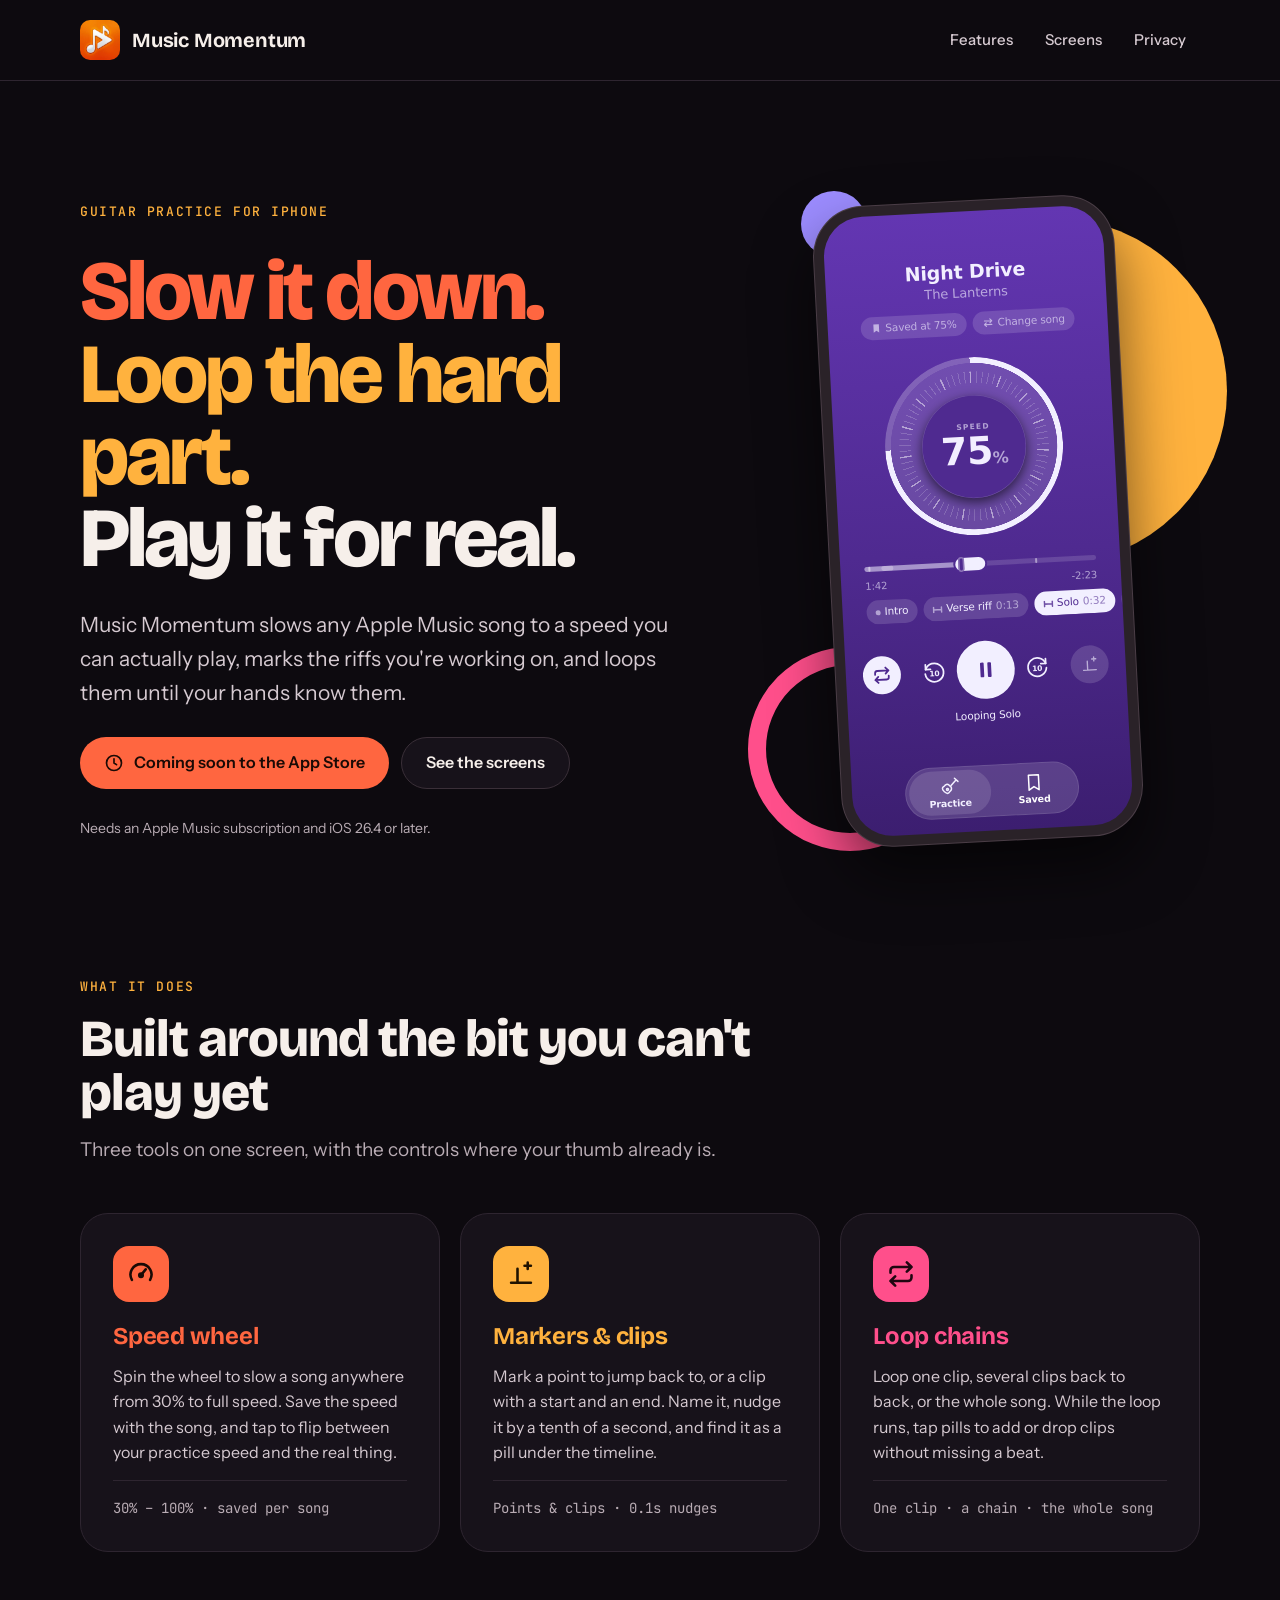
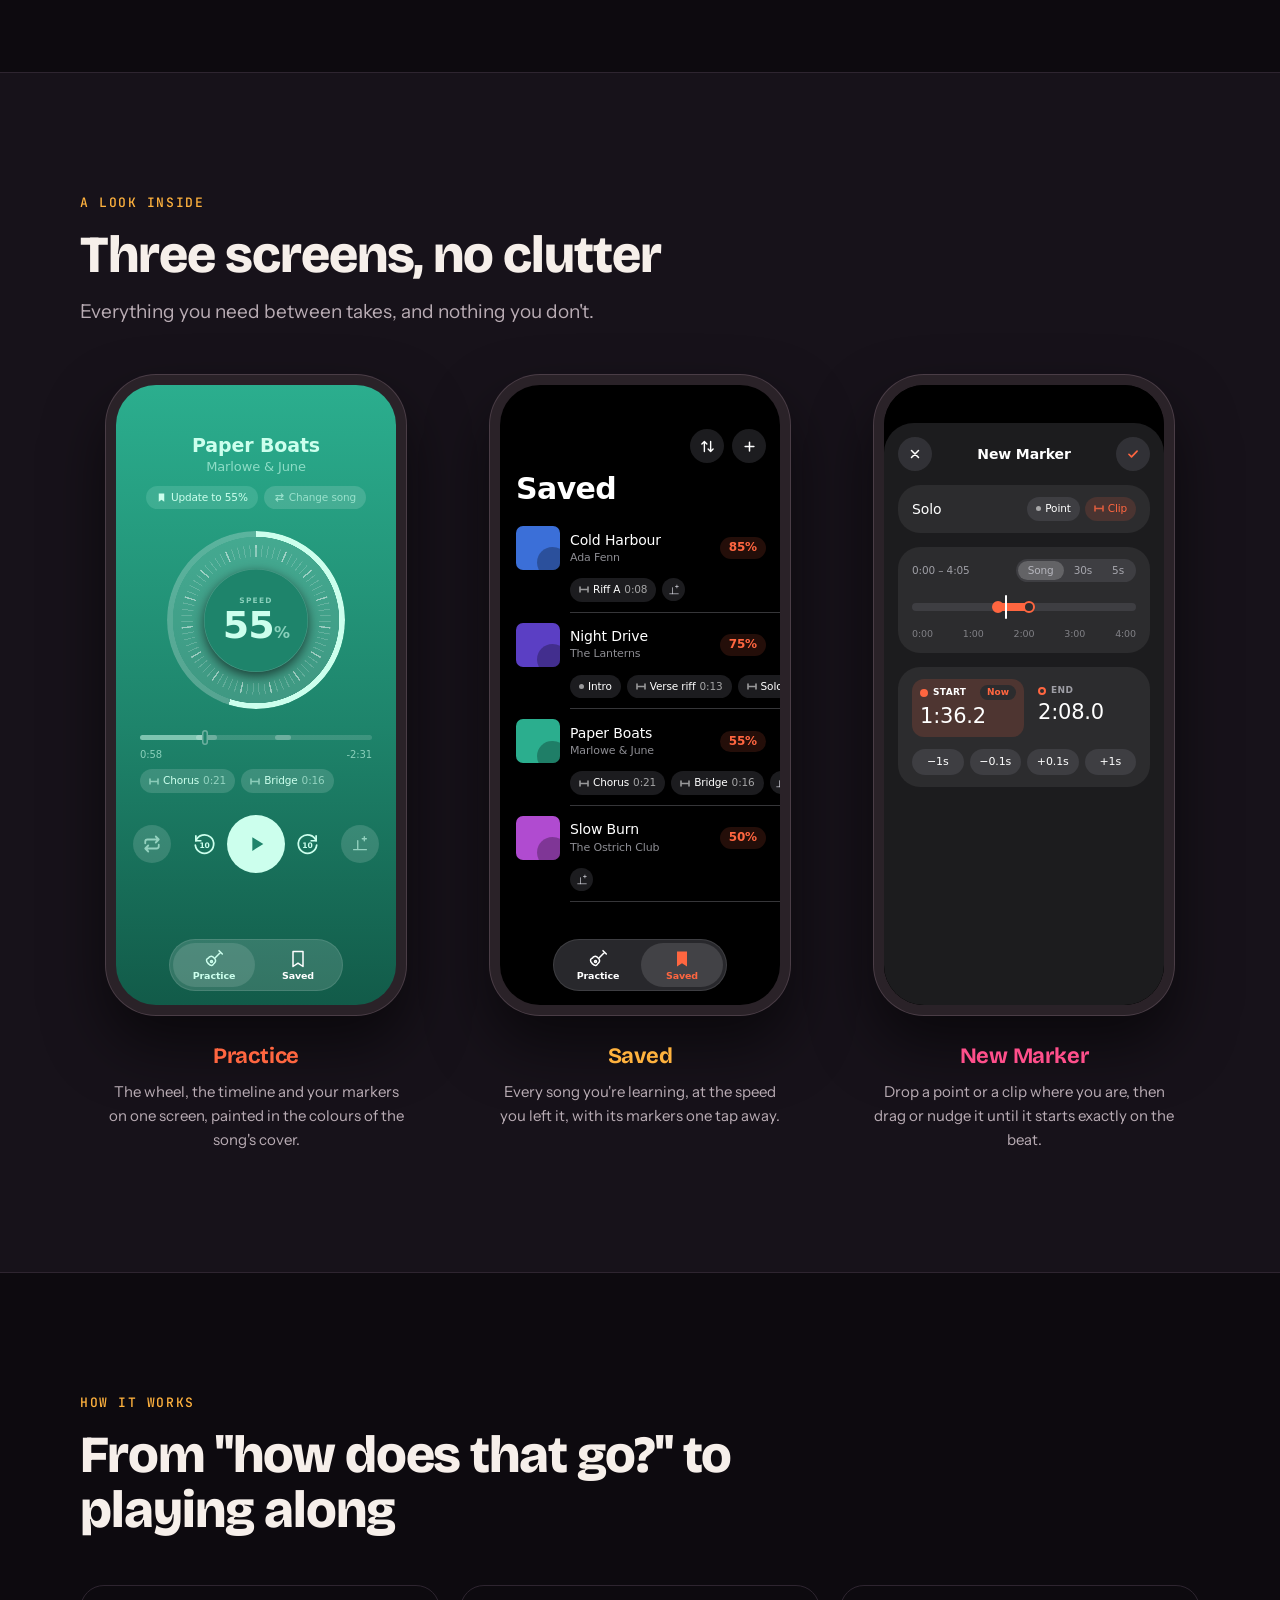
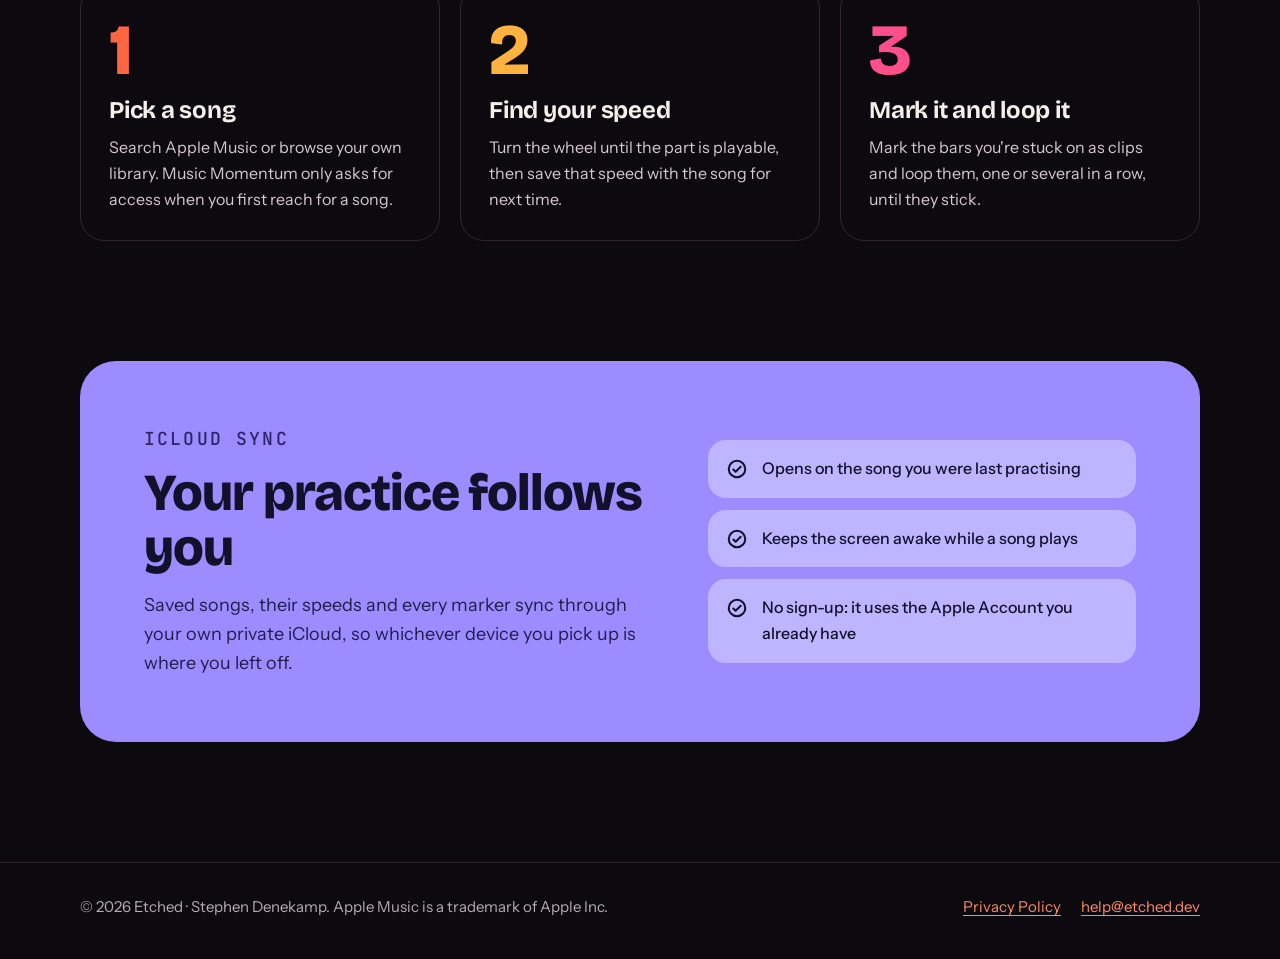
<file: docs/index.html>
<!doctype html>
<html lang="en">
<head>
<meta charset="utf-8">
<meta name="viewport" content="width=device-width, initial-scale=1">
<title>Music Momentum: guitar practice with Apple Music</title>
<meta name="description" content="Slow any Apple Music song to a speed you can play, mark the riffs you're working on and loop them until they stick.">
<meta name="theme-color" content="#0D0A0F">
<link rel="icon" href="app-icon.jpg">
<link rel="apple-touch-icon" href="app-icon.jpg">
<link rel="preconnect" href="https://fonts.googleapis.com">
<link rel="preconnect" href="https://fonts.gstatic.com" crossorigin>
<link rel="stylesheet" href="https://fonts.googleapis.com/css2?family=Bricolage+Grotesque:opsz,wght@12..96,700;12..96,800&amp;family=Instrument+Sans:wght@400;500;600&amp;family=JetBrains+Mono:wght@500&amp;display=swap">
<link rel="stylesheet" href="styles.css">
</head>
<body>

<header class="site-header">
  <div class="wrap">
    <a class="brand" href="index.html"><img src="app-icon.jpg" alt=""><span>Music Momentum</span></a>
    <nav class="site-nav" aria-label="Main">
      <a href="#features">Features</a>
      <a href="#screens">Screens</a>
      <a href="privacy-policy.html">Privacy</a>
    </nav>
  </div>
</header>

<main>

  <section class="hero">
    <div class="wrap">
      <div class="hero-copy">
        <p class="eyebrow">Guitar practice for iPhone</p>
        <h1><span class="c-coral">Slow it down.</span> <span class="c-amber">Loop the hard part.</span> <span>Play it for real.</span></h1>
        <p class="lead">Music Momentum slows any Apple Music song to a speed you can actually play, marks the riffs you're working on, and loops them until your hands know them.</p>
        <div class="actions">
          <span class="button button-primary" aria-disabled="true">
            <svg viewBox="0 0 24 24" fill="none" stroke="currentColor" stroke-width="2" stroke-linecap="round" stroke-linejoin="round" aria-hidden="true"><circle cx="12" cy="12" r="9"></circle><path d="M12 7v5l3 2"></path></svg>
            Coming soon to the App Store
          </span>
          <a class="button button-quiet" href="#screens">See the screens</a>
        </div>
        <p class="fine">Needs an Apple Music subscription and iOS 26.4 or later.</p>
      </div>

      <div class="hero-art" aria-hidden="true">
        <span class="shape shape-1"></span>
        <span class="shape shape-2"></span>
        <span class="shape shape-3"></span>
        <div class="phone">
          <div class="screen cover" style="--art-top: #6336B2; --art-mid: #4F2A90; --art-bottom: #3C1E70; --art-text: #F2EFFF">
            <div class="practice">
              <div class="np-title">Night Drive</div>
              <div class="np-artist">The Lanterns</div>
              <div class="chips">
                <span class="chip"><svg viewBox="0 0 24 24" fill="currentColor"><path d="M6 3h12v18l-6-4-6 4z"></path></svg>Saved at 75%</span>
                <span class="chip"><svg viewBox="0 0 24 24" fill="none" stroke="currentColor" stroke-width="2.4" stroke-linecap="round" stroke-linejoin="round"><path d="M4 8h16M16 4l4 4-4 4M20 16H4M8 12l-4 4 4 4"></path></svg>Change song</span>
              </div>
              <div class="wheel">
                <div class="wheel-ring"></div>
                <div class="wheel-teeth"></div>
                <div class="wheel-hub"><small>SPEED</small><b>75<i>%</i></b></div>
              </div>
              <div class="scrub">
                <div class="scrub-bar">
                  <span class="scrub-fill" style="width: 41.6%"></span>
                  <span class="scrub-point" style="left: 1.6%"></span>
                  <span class="scrub-clip" style="left: 7.3%; width: 5.3%"></span>
                  <span class="scrub-loop" style="left: 39.2%; width: 13%"></span>
                  <span class="scrub-point" style="left: 73.5%"></span>
                  <span class="scrub-head" style="left: 41.6%"></span>
                </div>
                <div class="scrub-times"><span>1:42</span><span>-2:23</span></div>
              </div>
              <div class="pills">
                <span class="pill"><span class="dot"></span>Intro</span>
                <span class="pill"><svg class="span" viewBox="0 0 10 7" fill="none" stroke="currentColor" stroke-width="1.6" stroke-linecap="round"><path d="M1 1v5M9 1v5M1 3.5h8"></path></svg>Verse riff <em>0:13</em></span>
                <span class="pill looping"><svg class="span" viewBox="0 0 10 7" fill="none" stroke="currentColor" stroke-width="1.6" stroke-linecap="round"><path d="M1 1v5M9 1v5M1 3.5h8"></path></svg>Solo <em>0:32</em></span>
                <span class="pill"><span class="dot"></span>Outro</span>
              </div>
              <div class="transport">
                <span class="round on"><svg viewBox="0 0 24 24" fill="none" stroke="currentColor" stroke-width="2.4" stroke-linecap="round" stroke-linejoin="round"><path d="M17 2l4 4-4 4M3 11V9a3 3 0 0 1 3-3h15M7 22l-4-4 4-4M21 13v2a3 3 0 0 1-3 3H3"></path></svg></span>
                <span class="skip"><svg viewBox="0 0 24 24" fill="none" stroke="currentColor" stroke-width="1.6" stroke-linecap="round" stroke-linejoin="round"><path d="M4.5 9A8.5 8.5 0 1 1 4 13"></path><path d="M4.5 4.5V9H9"></path><text x="12.5" y="15.5" font-size="7" font-weight="700" text-anchor="middle" fill="currentColor" stroke="none" font-family="-apple-system, system-ui, sans-serif">10</text></svg></span>
                <span class="big"><svg viewBox="0 0 24 24" fill="currentColor"><rect x="6" y="4" width="4" height="16" rx="1"></rect><rect x="14" y="4" width="4" height="16" rx="1"></rect></svg></span>
                <span class="skip"><svg viewBox="0 0 24 24" fill="none" stroke="currentColor" stroke-width="1.6" stroke-linecap="round" stroke-linejoin="round"><path d="M19.5 9A8.5 8.5 0 1 0 20 13"></path><path d="M19.5 4.5V9H15"></path><text x="11.5" y="15.5" font-size="7" font-weight="700" text-anchor="middle" fill="currentColor" stroke="none" font-family="-apple-system, system-ui, sans-serif">10</text></svg></span>
                <span class="round"><svg viewBox="0 0 24 24" fill="none" stroke="currentColor" stroke-width="1.8" stroke-linecap="round"><path d="M3.5 19.5h17M9 19.5v-12M15 5h5.5M17.75 2.25v5.5"></path></svg></span>
              </div>
              <div class="loop-caption">Looping Solo</div>
            </div>
            <div class="tabbar">
              <span class="tab on"><svg viewBox="0 0 24 24" fill="none" stroke="currentColor" stroke-width="1.8" stroke-linecap="round" stroke-linejoin="round"><path d="M13.5 10.5L20 4M18 2l4 4"></path><path d="M10.6 9.4a3.6 3.6 0 0 0-5 1.1c-.7 1-2.4 1.2-2.6 2.9-.3 2.4 3.9 6.6 6.3 6.3 1.7-.2 1.9-1.9 2.9-2.6a3.6 3.6 0 0 0 1.1-5z"></path><circle cx="9" cy="15" r="1.2"></circle></svg>Practice</span>
              <span class="tab"><svg viewBox="0 0 24 24" fill="none" stroke="currentColor" stroke-width="1.8" stroke-linejoin="round"><path d="M6 3h12v18l-6-4-6 4z"></path></svg>Saved</span>
            </div>
          </div>
        </div>
      </div>
    </div>
  </section>

  <section class="section" id="features" style="padding-top: 0">
    <div class="wrap">
      <div class="section-head">
        <p class="eyebrow">What it does</p>
        <h2>Built around the bit you can't play yet</h2>
        <p>Three tools on one screen, with the controls where your thumb already is.</p>
      </div>
      <div class="features">
        <article class="feature feature-coral">
          <div class="feature-icon"><svg viewBox="0 0 24 24" fill="none" stroke="currentColor" stroke-width="2.2" stroke-linecap="round" stroke-linejoin="round" aria-hidden="true"><path d="M4.2 17a9 9 0 1 1 15.6 0"></path><path d="M12 13l4-5"></path><circle cx="12" cy="13" r="1.5"></circle></svg></div>
          <h3>Speed wheel</h3>
          <p>Spin the wheel to slow a song anywhere from 30% to full speed. Save the speed with the song, and tap to flip between your practice speed and the real thing.</p>
          <p class="stat">30% – 100% · saved per song</p>
        </article>
        <article class="feature feature-amber">
          <div class="feature-icon"><svg viewBox="0 0 24 24" fill="none" stroke="currentColor" stroke-width="2.2" stroke-linecap="round" aria-hidden="true"><path d="M3.5 19.5h17M9 19.5v-12M15 5h5.5M17.75 2.25v5.5"></path></svg></div>
          <h3>Markers &amp; clips</h3>
          <p>Mark a point to jump back to, or a clip with a start and an end. Name it, nudge it by a tenth of a second, and find it as a pill under the timeline.</p>
          <p class="stat">Points &amp; clips · 0.1s nudges</p>
        </article>
        <article class="feature feature-rose">
          <div class="feature-icon"><svg viewBox="0 0 24 24" fill="none" stroke="currentColor" stroke-width="2.2" stroke-linecap="round" stroke-linejoin="round" aria-hidden="true"><path d="M17 2l4 4-4 4M3 11V9a3 3 0 0 1 3-3h15M7 22l-4-4 4-4M21 13v2a3 3 0 0 1-3 3H3"></path></svg></div>
          <h3>Loop chains</h3>
          <p>Loop one clip, several clips back to back, or the whole song. While the loop runs, tap pills to add or drop clips without missing a beat.</p>
          <p class="stat">One clip · a chain · the whole song</p>
        </article>
      </div>
    </div>
  </section>

  <section class="section screens-band" id="screens">
    <div class="wrap">
      <div class="section-head">
        <p class="eyebrow">A look inside</p>
        <h2>Three screens, no clutter</h2>
        <p>Everything you need between takes, and nothing you don't.</p>
      </div>
      <div class="screens">

        <figure class="screen-card">
          <div class="phone" aria-hidden="true">
            <div class="screen cover" style="--art-top: #2BAE8E; --art-mid: #1E846B; --art-bottom: #125B49; --art-text: #CCFFED">
              <div class="practice">
                <div class="np-title">Paper Boats</div>
                <div class="np-artist">Marlowe &amp; June</div>
                <div class="chips">
                  <span class="chip prompt"><svg viewBox="0 0 24 24" fill="currentColor"><path d="M6 3h12v18l-6-4-6 4z"></path></svg>Update to 55%</span>
                  <span class="chip"><svg viewBox="0 0 24 24" fill="none" stroke="currentColor" stroke-width="2.4" stroke-linecap="round" stroke-linejoin="round"><path d="M4 8h16M16 4l4 4-4 4M20 16H4M8 12l-4 4 4 4"></path></svg>Change song</span>
                </div>
                <div class="wheel">
                  <div class="wheel-ring" style="--pct: 55%"></div>
                  <div class="wheel-teeth"></div>
                  <div class="wheel-hub"><small>SPEED</small><b>55<i>%</i></b></div>
                </div>
                <div class="scrub">
                  <div class="scrub-bar">
                    <span class="scrub-fill" style="width: 28%"></span>
                    <span class="scrub-clip" style="left: 24%; width: 9%"></span>
                    <span class="scrub-clip" style="left: 58%; width: 7%"></span>
                    <span class="scrub-head" style="left: 28%"></span>
                  </div>
                  <div class="scrub-times"><span>0:58</span><span>-2:31</span></div>
                </div>
                <div class="pills">
                  <span class="pill"><svg class="span" viewBox="0 0 10 7" fill="none" stroke="currentColor" stroke-width="1.6" stroke-linecap="round"><path d="M1 1v5M9 1v5M1 3.5h8"></path></svg>Chorus <em>0:21</em></span>
                  <span class="pill"><svg class="span" viewBox="0 0 10 7" fill="none" stroke="currentColor" stroke-width="1.6" stroke-linecap="round"><path d="M1 1v5M9 1v5M1 3.5h8"></path></svg>Bridge <em>0:16</em></span>
                </div>
                <div class="transport">
                  <span class="round"><svg viewBox="0 0 24 24" fill="none" stroke="currentColor" stroke-width="2.4" stroke-linecap="round" stroke-linejoin="round"><path d="M17 2l4 4-4 4M3 11V9a3 3 0 0 1 3-3h15M7 22l-4-4 4-4M21 13v2a3 3 0 0 1-3 3H3"></path></svg></span>
                  <span class="skip"><svg viewBox="0 0 24 24" fill="none" stroke="currentColor" stroke-width="1.6" stroke-linecap="round" stroke-linejoin="round"><path d="M4.5 9A8.5 8.5 0 1 1 4 13"></path><path d="M4.5 4.5V9H9"></path><text x="12.5" y="15.5" font-size="7" font-weight="700" text-anchor="middle" fill="currentColor" stroke="none" font-family="-apple-system, system-ui, sans-serif">10</text></svg></span>
                  <span class="big"><svg viewBox="0 0 24 24" fill="currentColor"><path d="M8 4.5v15l12-7.5z"></path></svg></span>
                  <span class="skip"><svg viewBox="0 0 24 24" fill="none" stroke="currentColor" stroke-width="1.6" stroke-linecap="round" stroke-linejoin="round"><path d="M19.5 9A8.5 8.5 0 1 0 20 13"></path><path d="M19.5 4.5V9H15"></path><text x="11.5" y="15.5" font-size="7" font-weight="700" text-anchor="middle" fill="currentColor" stroke="none" font-family="-apple-system, system-ui, sans-serif">10</text></svg></span>
                  <span class="round"><svg viewBox="0 0 24 24" fill="none" stroke="currentColor" stroke-width="1.8" stroke-linecap="round"><path d="M3.5 19.5h17M9 19.5v-12M15 5h5.5M17.75 2.25v5.5"></path></svg></span>
                </div>
              </div>
              <div class="tabbar">
                <span class="tab on"><svg viewBox="0 0 24 24" fill="none" stroke="currentColor" stroke-width="1.8" stroke-linecap="round" stroke-linejoin="round"><path d="M13.5 10.5L20 4M18 2l4 4"></path><path d="M10.6 9.4a3.6 3.6 0 0 0-5 1.1c-.7 1-2.4 1.2-2.6 2.9-.3 2.4 3.9 6.6 6.3 6.3 1.7-.2 1.9-1.9 2.9-2.6a3.6 3.6 0 0 0 1.1-5z"></path><circle cx="9" cy="15" r="1.2"></circle></svg>Practice</span>
                <span class="tab"><svg viewBox="0 0 24 24" fill="none" stroke="currentColor" stroke-width="1.8" stroke-linejoin="round"><path d="M6 3h12v18l-6-4-6 4z"></path></svg>Saved</span>
              </div>
            </div>
          </div>
          <figcaption><strong>Practice</strong><span>The wheel, the timeline and your markers on one screen, painted in the colours of the song's cover.</span></figcaption>
        </figure>

        <figure class="screen-card">
          <div class="phone" aria-hidden="true">
            <div class="screen">
              <div class="saved">
                <div class="saved-bar">
                  <span><svg viewBox="0 0 24 24" fill="none" stroke="currentColor" stroke-width="2.2" stroke-linecap="round" stroke-linejoin="round"><path d="M7 4v16M3 8l4-4 4 4M17 20V4M13 16l4 4 4-4"></path></svg></span>
                  <span><svg viewBox="0 0 24 24" fill="none" stroke="currentColor" stroke-width="2.4" stroke-linecap="round"><path d="M12 5v14M5 12h14"></path></svg></span>
                </div>
                <h4>Saved</h4>
                <div class="song">
                  <div class="song-row"><span class="art art-1"></span><div class="song-text"><b>Cold Harbour</b><span>Ada Fenn</span></div><span class="speed">85%</span></div>
                  <div class="pills"><span class="pill"><svg class="span" viewBox="0 0 10 7" fill="none" stroke="currentColor" stroke-width="1.6" stroke-linecap="round"><path d="M1 1v5M9 1v5M1 3.5h8"></path></svg>Riff A <em>0:08</em></span><span class="mark-btn"><svg viewBox="0 0 24 24" fill="none" stroke="currentColor" stroke-width="2" stroke-linecap="round"><path d="M3.5 19.5h17M9 19.5v-12M15 5h5.5M17.75 2.25v5.5"></path></svg></span></div>
                </div>
                <div class="song">
                  <div class="song-row"><span class="art art-2"></span><div class="song-text"><b>Night Drive</b><span>The Lanterns</span></div><span class="speed">75%</span></div>
                  <div class="pills"><span class="pill"><span class="dot"></span>Intro</span><span class="pill"><svg class="span" viewBox="0 0 10 7" fill="none" stroke="currentColor" stroke-width="1.6" stroke-linecap="round"><path d="M1 1v5M9 1v5M1 3.5h8"></path></svg>Verse riff <em>0:13</em></span><span class="pill"><svg class="span" viewBox="0 0 10 7" fill="none" stroke="currentColor" stroke-width="1.6" stroke-linecap="round"><path d="M1 1v5M9 1v5M1 3.5h8"></path></svg>Solo <em>0:32</em></span></div>
                </div>
                <div class="song">
                  <div class="song-row"><span class="art art-3"></span><div class="song-text"><b>Paper Boats</b><span>Marlowe &amp; June</span></div><span class="speed">55%</span></div>
                  <div class="pills"><span class="pill"><svg class="span" viewBox="0 0 10 7" fill="none" stroke="currentColor" stroke-width="1.6" stroke-linecap="round"><path d="M1 1v5M9 1v5M1 3.5h8"></path></svg>Chorus <em>0:21</em></span><span class="pill"><svg class="span" viewBox="0 0 10 7" fill="none" stroke="currentColor" stroke-width="1.6" stroke-linecap="round"><path d="M1 1v5M9 1v5M1 3.5h8"></path></svg>Bridge <em>0:16</em></span><span class="mark-btn"><svg viewBox="0 0 24 24" fill="none" stroke="currentColor" stroke-width="2" stroke-linecap="round"><path d="M3.5 19.5h17M9 19.5v-12M15 5h5.5M17.75 2.25v5.5"></path></svg></span></div>
                </div>
                <div class="song">
                  <div class="song-row"><span class="art art-4"></span><div class="song-text"><b>Slow Burn</b><span>The Ostrich Club</span></div><span class="speed">50%</span></div>
                  <div class="pills"><span class="mark-btn"><svg viewBox="0 0 24 24" fill="none" stroke="currentColor" stroke-width="2" stroke-linecap="round"><path d="M3.5 19.5h17M9 19.5v-12M15 5h5.5M17.75 2.25v5.5"></path></svg></span></div>
                </div>
              </div>
              <div class="tabbar">
                <span class="tab"><svg viewBox="0 0 24 24" fill="none" stroke="currentColor" stroke-width="1.8" stroke-linecap="round" stroke-linejoin="round"><path d="M13.5 10.5L20 4M18 2l4 4"></path><path d="M10.6 9.4a3.6 3.6 0 0 0-5 1.1c-.7 1-2.4 1.2-2.6 2.9-.3 2.4 3.9 6.6 6.3 6.3 1.7-.2 1.9-1.9 2.9-2.6a3.6 3.6 0 0 0 1.1-5z"></path><circle cx="9" cy="15" r="1.2"></circle></svg>Practice</span>
                <span class="tab on"><svg viewBox="0 0 24 24" fill="currentColor"><path d="M6 3h12v18l-6-4-6 4z"></path></svg>Saved</span>
              </div>
            </div>
          </div>
          <figcaption><strong>Saved</strong><span>Every song you're learning, at the speed you left it, with its markers one tap away.</span></figcaption>
        </figure>

        <figure class="screen-card">
          <div class="phone" aria-hidden="true">
            <div class="screen">
              <div class="behind"></div>
              <div class="sheet">
                <div class="sheet-nav">
                  <span><svg viewBox="0 0 24 24" fill="none" stroke="currentColor" stroke-width="2.6" stroke-linecap="round"><path d="M6 6l12 12M18 6L6 18"></path></svg></span>
                  <strong>New Marker</strong>
                  <span class="ok"><svg viewBox="0 0 24 24" fill="none" stroke="currentColor" stroke-width="2.8" stroke-linecap="round" stroke-linejoin="round"><path d="M5 12.5l4.5 4.5L19 7"></path></svg></span>
                </div>
                <div class="cell cell-row">
                  <span class="name">Solo</span>
                  <span style="display: flex; gap: 5px">
                    <span class="pill"><span class="dot"></span>Point</span>
                    <span class="pill sel"><svg class="span" viewBox="0 0 10 7" fill="none" stroke="currentColor" stroke-width="1.6" stroke-linecap="round" style="opacity: 0.8"><path d="M1 1v5M9 1v5M1 3.5h8"></path></svg>Clip</span>
                  </span>
                </div>
                <div class="cell">
                  <div class="range-head"><span>0:00 – 4:05</span><span class="seg"><i class="on">Song</i><i>30s</i><i>5s</i></span></div>
                  <div class="strip"><span class="strip-band"></span><span class="strip-head"></span></div>
                  <div class="strip-labels"><span>0:00</span><span>1:00</span><span>2:00</span><span>3:00</span><span>4:00</span></div>
                </div>
                <div class="cell">
                  <div class="times">
                    <div class="sel">
                      <span class="t-label sel"><span class="ring full"></span>START<span class="now">Now</span></span>
                      <span class="t-value">1:36.2</span>
                    </div>
                    <div>
                      <span class="t-label"><span class="ring"></span>END</span>
                      <span class="t-value">2:08.0</span>
                    </div>
                  </div>
                  <div class="nudges"><span>−1s</span><span>−0.1s</span><span>+0.1s</span><span>+1s</span></div>
                </div>
              </div>
            </div>
          </div>
          <figcaption><strong>New Marker</strong><span>Drop a point or a clip where you are, then drag or nudge it until it starts exactly on the beat.</span></figcaption>
        </figure>

      </div>
    </div>
  </section>

  <section class="section">
    <div class="wrap">
      <div class="section-head">
        <p class="eyebrow">How it works</p>
        <h2>From "how does that go?" to playing along</h2>
      </div>
      <ol class="steps">
        <li><span class="num">1</span><h3>Pick a song</h3><p>Search Apple Music or browse your own library. Music Momentum only asks for access when you first reach for a song.</p></li>
        <li><span class="num">2</span><h3>Find your speed</h3><p>Turn the wheel until the part is playable, then save that speed with the song for next time.</p></li>
        <li><span class="num">3</span><h3>Mark it and loop it</h3><p>Mark the bars you're stuck on as clips and loop them, one or several in a row, until they stick.</p></li>
      </ol>
    </div>
  </section>

  <section>
    <div class="wrap">
      <div class="sync">
        <div>
          <p class="eyebrow">iCloud sync</p>
          <h2>Your practice follows you</h2>
          <p>Saved songs, their speeds and every marker sync through your own private iCloud, so whichever device you pick up is where you left off.</p>
        </div>
        <ul>
          <li><svg viewBox="0 0 24 24" fill="none" stroke="currentColor" stroke-width="2.2" stroke-linecap="round" stroke-linejoin="round" aria-hidden="true"><circle cx="12" cy="12" r="9"></circle><path d="M8 12.5l2.5 2.5L16 9.5"></path></svg>Opens on the song you were last practising</li>
          <li><svg viewBox="0 0 24 24" fill="none" stroke="currentColor" stroke-width="2.2" stroke-linecap="round" stroke-linejoin="round" aria-hidden="true"><circle cx="12" cy="12" r="9"></circle><path d="M8 12.5l2.5 2.5L16 9.5"></path></svg>Keeps the screen awake while a song plays</li>
          <li><svg viewBox="0 0 24 24" fill="none" stroke="currentColor" stroke-width="2.2" stroke-linecap="round" stroke-linejoin="round" aria-hidden="true"><circle cx="12" cy="12" r="9"></circle><path d="M8 12.5l2.5 2.5L16 9.5"></path></svg>No sign-up: it uses the Apple Account you already have</li>
        </ul>
      </div>
    </div>
  </section>

</main>

<footer class="site-footer">
  <div class="wrap">
    <p>© 2026 Etched · Stephen Denekamp. Apple Music is a trademark of Apple Inc.</p>
    <nav aria-label="Footer">
      <a href="privacy-policy.html">Privacy Policy</a>
      <a href="mailto:help@etched.dev">help@etched.dev</a>
    </nav>
  </div>
</footer>

</body>
</html>
</file>
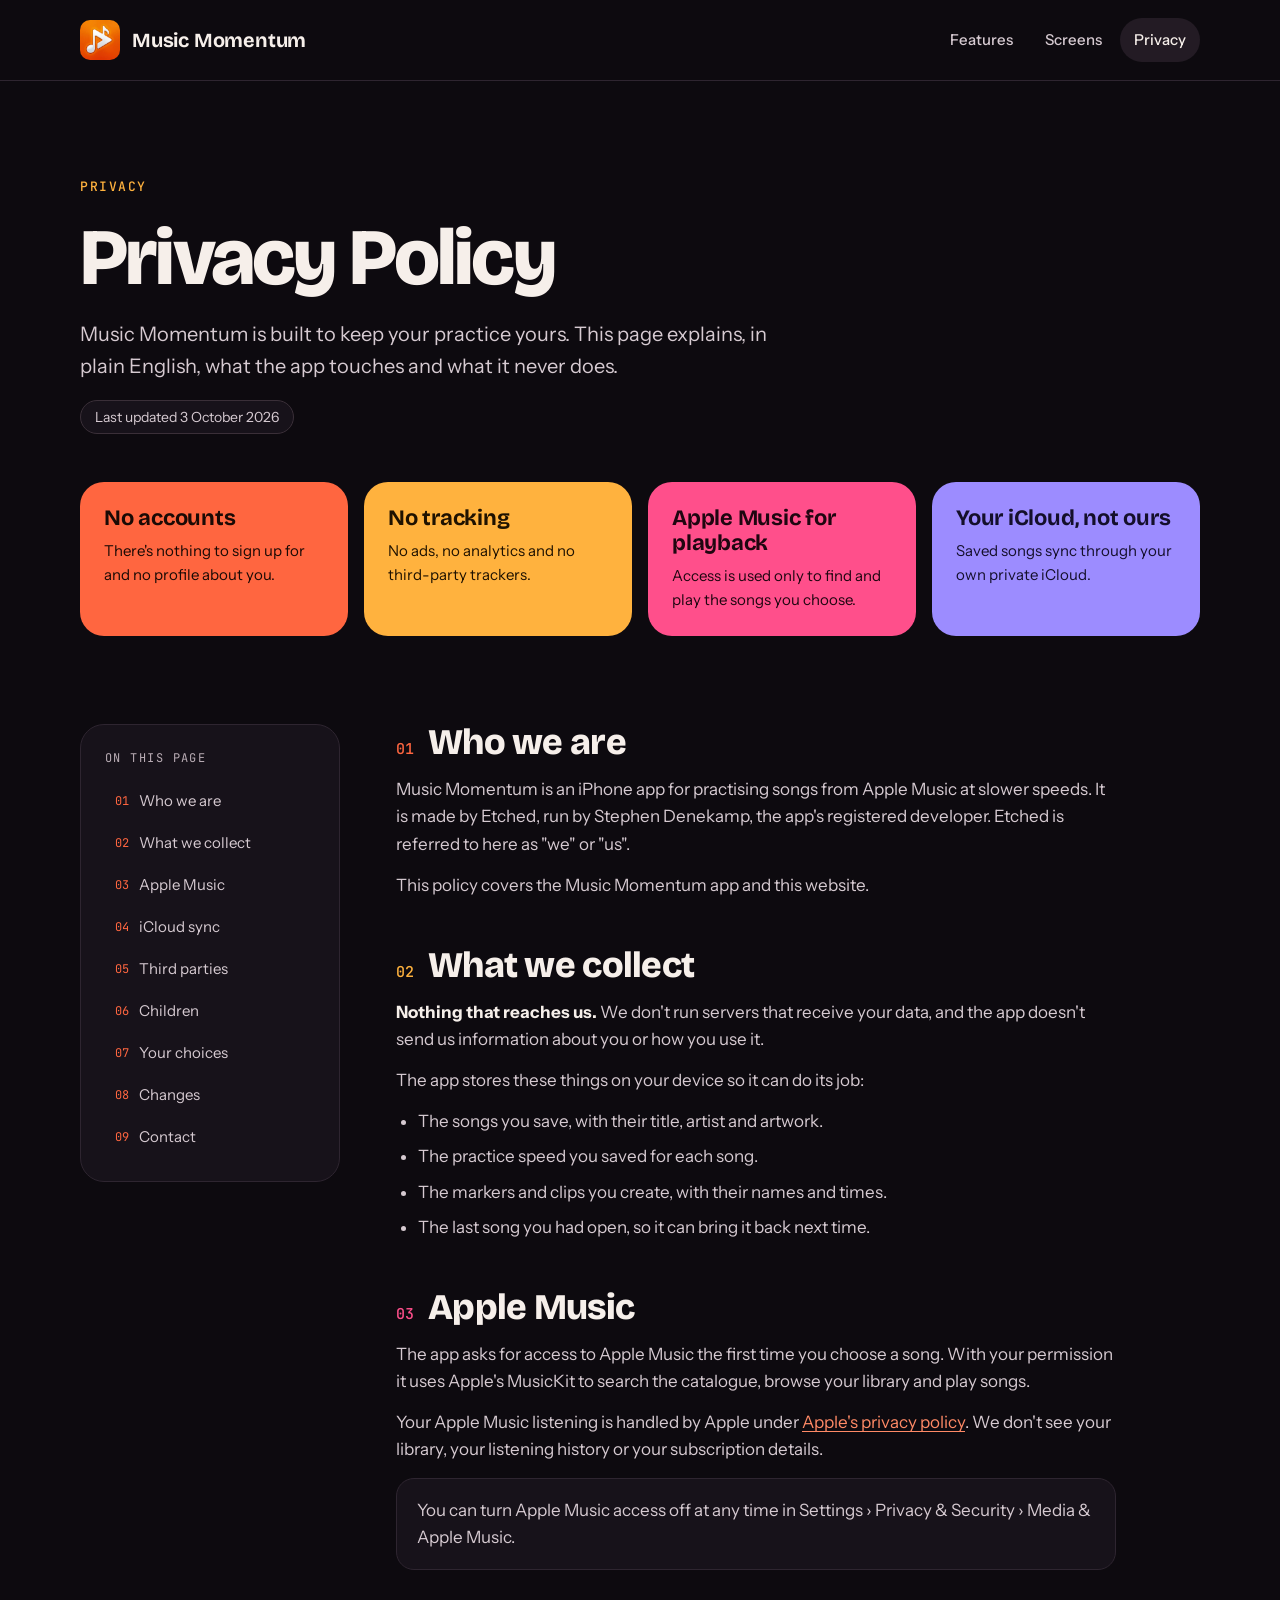
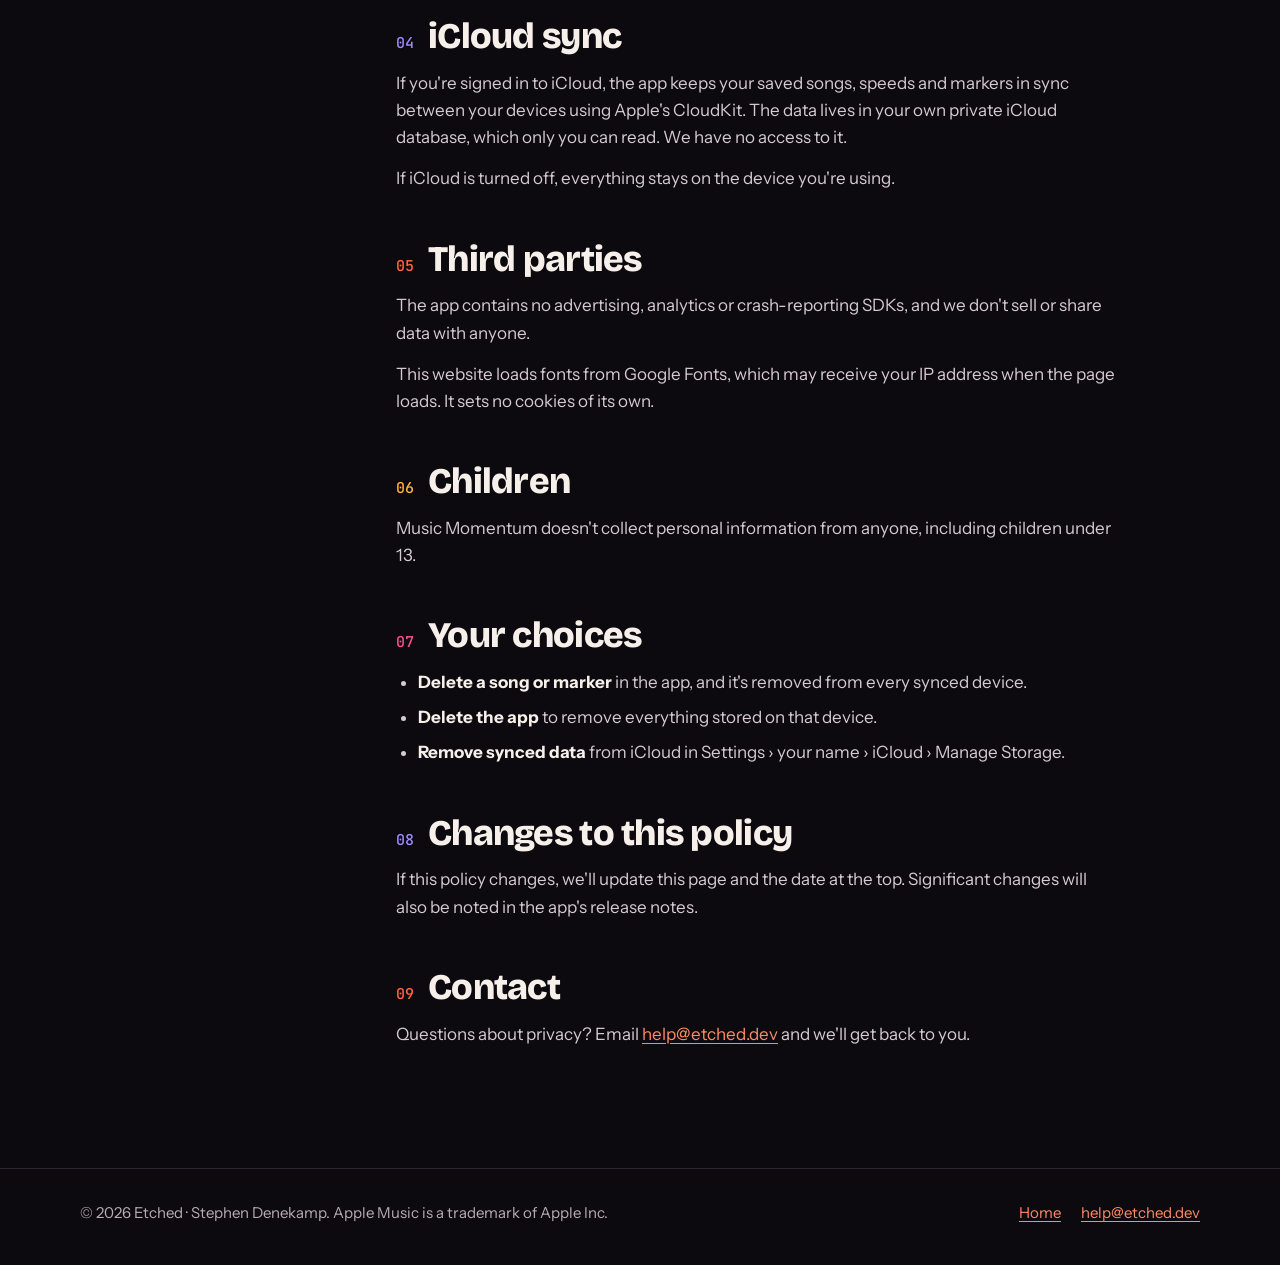
<file: docs/privacy-policy.html>
<!doctype html>
<html lang="en">
<head>
<meta charset="utf-8">
<meta name="viewport" content="width=device-width, initial-scale=1">
<title>Privacy Policy · Music Momentum</title>
<meta name="description" content="How Music Momentum handles your data.">
<meta name="theme-color" content="#0D0A0F">
<link rel="icon" href="app-icon.jpg">
<link rel="apple-touch-icon" href="app-icon.jpg">
<link rel="preconnect" href="https://fonts.googleapis.com">
<link rel="preconnect" href="https://fonts.gstatic.com" crossorigin>
<link rel="stylesheet" href="https://fonts.googleapis.com/css2?family=Bricolage+Grotesque:opsz,wght@12..96,700;12..96,800&amp;family=Instrument+Sans:wght@400;500;600&amp;family=JetBrains+Mono:wght@500&amp;display=swap">
<link rel="stylesheet" href="styles.css">
</head>
<body>

<header class="site-header">
  <div class="wrap">
    <a class="brand" href="index.html"><img src="app-icon.jpg" alt=""><span>Music Momentum</span></a>
    <nav class="site-nav" aria-label="Main">
      <a href="index.html#features">Features</a>
      <a href="index.html#screens">Screens</a>
      <a href="privacy-policy.html" aria-current="page">Privacy</a>
    </nav>
  </div>
</header>

<main>

  <section class="policy-hero">
    <div class="wrap">
      <p class="eyebrow">Privacy</p>
      <h1>Privacy Policy</h1>
      <p class="lead">Music Momentum is built to keep your practice yours. This page explains, in plain English, what the app touches and what it never does.</p>
      <div class="meta">
        <span class="tag">Last updated 3 October 2026</span>
      </div>
    </div>
  </section>

  <div class="wrap">

    <section class="summary" aria-label="The short version">
      <div class="s-coral"><strong>No accounts</strong><span>There's nothing to sign up for and no profile about you.</span></div>
      <div class="s-amber"><strong>No tracking</strong><span>No ads, no analytics and no third-party trackers.</span></div>
      <div class="s-rose"><strong>Apple Music for playback</strong><span>Access is used only to find and play the songs you choose.</span></div>
      <div class="s-violet"><strong>Your iCloud, not ours</strong><span>Saved songs sync through your own private iCloud.</span></div>
    </section>

    <div class="policy">
      <nav class="toc" aria-label="On this page">
        <p>On this page</p>
        <ol>
          <li><a href="#who-we-are">Who we are</a></li>
          <li><a href="#what-we-collect">What we collect</a></li>
          <li><a href="#apple-music">Apple Music</a></li>
          <li><a href="#icloud">iCloud sync</a></li>
          <li><a href="#third-parties">Third parties</a></li>
          <li><a href="#children">Children</a></li>
          <li><a href="#your-choices">Your choices</a></li>
          <li><a href="#changes">Changes</a></li>
          <li><a href="#contact">Contact</a></li>
        </ol>
      </nav>

      <div class="policy-body">

        <section id="who-we-are">
          <h2><span class="n">01</span>Who we are</h2>
          <p>Music Momentum is an iPhone app for practising songs from Apple Music at slower speeds. It is made by Etched, run by Stephen Denekamp, the app's registered developer. Etched is referred to here as "we" or "us".</p>
          <p>This policy covers the Music Momentum app and this website.</p>
        </section>

        <section id="what-we-collect">
          <h2><span class="n">02</span>What we collect</h2>
          <p><strong>Nothing that reaches us.</strong> We don't run servers that receive your data, and the app doesn't send us information about you or how you use it.</p>
          <p>The app stores these things on your device so it can do its job:</p>
          <ul>
            <li>The songs you save, with their title, artist and artwork.</li>
            <li>The practice speed you saved for each song.</li>
            <li>The markers and clips you create, with their names and times.</li>
            <li>The last song you had open, so it can bring it back next time.</li>
          </ul>
        </section>

        <section id="apple-music">
          <h2><span class="n">03</span>Apple Music</h2>
          <p>The app asks for access to Apple Music the first time you choose a song. With your permission it uses Apple's MusicKit to search the catalogue, browse your library and play songs.</p>
          <p>Your Apple Music listening is handled by Apple under <a href="https://www.apple.com/legal/privacy/">Apple's privacy policy</a>. We don't see your library, your listening history or your subscription details.</p>
          <p class="note">You can turn Apple Music access off at any time in Settings › Privacy &amp; Security › Media &amp; Apple Music.</p>
        </section>

        <section id="icloud">
          <h2><span class="n">04</span>iCloud sync</h2>
          <p>If you're signed in to iCloud, the app keeps your saved songs, speeds and markers in sync between your devices using Apple's CloudKit. The data lives in your own private iCloud database, which only you can read. We have no access to it.</p>
          <p>If iCloud is turned off, everything stays on the device you're using.</p>
        </section>

        <section id="third-parties">
          <h2><span class="n">05</span>Third parties</h2>
          <p>The app contains no advertising, analytics or crash-reporting SDKs, and we don't sell or share data with anyone.</p>
          <p>This website loads fonts from Google Fonts, which may receive your IP address when the page loads. It sets no cookies of its own.</p>
        </section>

        <section id="children">
          <h2><span class="n">06</span>Children</h2>
          <p>Music Momentum doesn't collect personal information from anyone, including children under 13.</p>
        </section>

        <section id="your-choices">
          <h2><span class="n">07</span>Your choices</h2>
          <ul>
            <li><strong>Delete a song or marker</strong> in the app, and it's removed from every synced device.</li>
            <li><strong>Delete the app</strong> to remove everything stored on that device.</li>
            <li><strong>Remove synced data</strong> from iCloud in Settings › your name › iCloud › Manage Storage.</li>
          </ul>
        </section>

        <section id="changes">
          <h2><span class="n">08</span>Changes to this policy</h2>
          <p>If this policy changes, we'll update this page and the date at the top. Significant changes will also be noted in the app's release notes.</p>
        </section>

        <section id="contact">
          <h2><span class="n">09</span>Contact</h2>
          <p>Questions about privacy? Email <a href="mailto:help@etched.dev">help@etched.dev</a> and we'll get back to you.</p>
        </section>

      </div>
    </div>
  </div>

</main>

<footer class="site-footer">
  <div class="wrap">
    <p>© 2026 Etched · Stephen Denekamp. Apple Music is a trademark of Apple Inc.</p>
    <nav aria-label="Footer">
      <a href="index.html">Home</a>
      <a href="mailto:help@etched.dev">help@etched.dev</a>
    </nav>
  </div>
</footer>

</body>
</html>
</file>
<file: docs/styles.css>
/* Music Momentum site: shared by index.html and privacy-policy.html */

:root {
  --bg: #0D0A0F;
  --surface: #17121A;
  --raised: #231B24;
  --line: #2E2530;
  --line-strong: #3A2F38;
  --text: #F6EFEA;
  --text-soft: #D6CAD1;
  --muted: #B9ACB4;

  --coral: #FF6640;
  --amber: #FFB23E;
  --rose: #FF4F8B;
  --violet: #9C8CFF;

  --display: "Bricolage Grotesque", "Avenir Next", system-ui, sans-serif;
  --body: "Instrument Sans", "Helvetica Neue", system-ui, sans-serif;
  --mono: "JetBrains Mono", ui-monospace, "SF Mono", Menlo, monospace;
  --ios: -apple-system, "SF Pro Text", system-ui, sans-serif;
  --ios-rounded: ui-rounded, "SF Pro Rounded", -apple-system, system-ui, sans-serif;

  --page: 1200px;
  --gutter: clamp(16px, 4vw, 40px);
  color-scheme: dark;
}

*, *::before, *::after { box-sizing: border-box; }

html { scroll-behavior: smooth; }

body {
  margin: 0;
  background: var(--bg);
  color: var(--text);
  font-family: var(--body);
  font-size: 17px;
  line-height: 1.6;
  -webkit-font-smoothing: antialiased;
  overflow-x: hidden;
}

img { max-width: 100%; display: block; }

a { color: #FF8A66; text-underline-offset: 3px; }
a:hover { color: #FFB39C; }

:focus-visible { outline: 2px solid var(--amber); outline-offset: 3px; border-radius: 6px; }

.wrap { width: 100%; max-width: var(--page); margin: 0 auto; padding: 0 var(--gutter); }

.eyebrow {
  margin: 0;
  font-family: var(--mono);
  font-size: 13px;
  font-weight: 500;
  letter-spacing: 0.12em;
  text-transform: uppercase;
  color: var(--amber);
}

h1, h2, h3 { font-family: var(--display); line-height: 1.05; letter-spacing: -0.02em; margin: 0; }
h2 { font-size: clamp(34px, 5vw, 52px); font-weight: 800; }
h3 { font-size: 24px; font-weight: 700; letter-spacing: -0.01em; }
p { margin: 0; }

.section { padding: clamp(72px, 10vw, 120px) 0; }
.section-head { display: flex; flex-direction: column; gap: 14px; max-width: 720px; margin-bottom: 48px; }
.section-head p:last-child { color: var(--muted); font-size: 19px; }

/* ---------- Header ---------- */

.site-header { border-bottom: 1px solid var(--line); }
.site-header .wrap { display: flex; align-items: center; justify-content: space-between; gap: 16px; flex-wrap: wrap; padding-top: 18px; padding-bottom: 18px; }

.brand { display: flex; align-items: center; gap: 12px; color: var(--text); text-decoration: none; font-family: var(--display); font-weight: 700; font-size: 20px; letter-spacing: -0.01em; }
.brand:hover { color: var(--text); }
.brand img { width: 40px; height: 40px; border-radius: 10px; }

.site-nav { display: flex; flex-wrap: wrap; gap: 4px; }
.site-nav a { color: var(--text-soft); text-decoration: none; font-size: 15px; font-weight: 500; padding: 10px 14px; border-radius: 999px; }
.site-nav a:hover { color: var(--text); background: var(--surface); }
.site-nav a[aria-current="page"] { color: var(--text); background: var(--raised); }

/* ---------- Buttons ---------- */

.actions { display: flex; flex-wrap: wrap; align-items: center; gap: 12px; }

.button { display: inline-flex; align-items: center; gap: 10px; min-height: 52px; padding: 0 24px; border-radius: 999px; font-weight: 600; font-size: 16px; text-decoration: none; }
.button svg { width: 20px; height: 20px; flex: none; }
.button-primary { background: var(--coral); color: #1A0A05; }
.button-primary:hover { background: #FF7F5E; color: #1A0A05; }
.button-quiet { background: var(--surface); color: var(--text); border: 1px solid var(--line-strong); }
.button-quiet:hover { background: var(--raised); color: var(--text); }
.button[aria-disabled="true"] { cursor: default; }

/* ---------- Hero ---------- */

.hero { padding: clamp(56px, 8vw, 96px) 0 clamp(72px, 9vw, 112px); }
.hero .wrap { display: grid; grid-template-columns: minmax(0, 1.15fr) minmax(0, 0.85fr); gap: clamp(40px, 6vw, 80px); align-items: center; }
.hero-copy { display: flex; flex-direction: column; gap: 28px; }
.hero h1 { font-size: clamp(46px, 7vw, 84px); font-weight: 800; line-height: 0.98; letter-spacing: -0.035em; }
.hero h1 span { display: block; }
.hero h1 .c-coral { color: var(--coral); }
.hero h1 .c-amber { color: var(--amber); }
.hero .lead { font-size: clamp(18px, 2vw, 21px); color: var(--text-soft); max-width: 34em; }
.hero .fine { font-size: 14px; color: var(--muted); }

.hero-art { position: relative; display: flex; justify-content: center; padding: 24px 0; }
.hero-art .shape { position: absolute; border-radius: 50%; }
.hero-art .shape-1 { width: 78%; aspect-ratio: 1; background: var(--amber); top: 6%; right: -6%; }
.hero-art .shape-2 { width: 46%; aspect-ratio: 1; border: 18px solid var(--rose); bottom: 2%; left: -2%; }
.hero-art .shape-3 { width: 15%; aspect-ratio: 1; background: var(--violet); top: 2%; left: 10%; }
.hero-art .phone { position: relative; transform: rotate(-3deg); }

/* ---------- Features ---------- */

.features { display: grid; grid-template-columns: repeat(3, minmax(0, 1fr)); gap: 20px; }
.feature { background: var(--surface); border: 1px solid var(--line); border-radius: 28px; padding: 32px; display: flex; flex-direction: column; gap: 14px; }
.feature p { color: var(--text-soft); font-size: 16px; }
.feature-icon { width: 56px; height: 56px; border-radius: 16px; display: grid; place-items: center; margin-bottom: 8px; }
.feature-icon svg { width: 28px; height: 28px; }
.feature-coral .feature-icon { background: var(--coral); color: #1A0A05; }
.feature-amber .feature-icon { background: var(--amber); color: #1F1200; }
.feature-rose .feature-icon { background: var(--rose); color: #1F0610; }
.feature-coral h3 { color: var(--coral); }
.feature-amber h3 { color: var(--amber); }
.feature-rose h3 { color: var(--rose); }
.feature .stat { margin-top: auto; padding-top: 16px; border-top: 1px solid var(--line); font-family: var(--mono); font-size: 14px; color: var(--muted); }

/* ---------- Screens ---------- */

.screens-band { background: var(--surface); border-top: 1px solid var(--line); border-bottom: 1px solid var(--line); }
.screens { display: grid; grid-template-columns: repeat(3, minmax(0, 1fr)); gap: 32px; }
.screen-card { display: flex; flex-direction: column; align-items: center; gap: 24px; margin: 0; }
.screen-card figcaption { text-align: center; max-width: 300px; display: flex; flex-direction: column; gap: 6px; }
.screen-card figcaption strong { font-family: var(--display); font-size: 22px; letter-spacing: -0.01em; }
.screen-card figcaption span { color: var(--muted); font-size: 15px; }
.screen-card:nth-child(1) figcaption strong { color: var(--coral); }
.screen-card:nth-child(2) figcaption strong { color: var(--amber); }
.screen-card:nth-child(3) figcaption strong { color: var(--rose); }

/* ---------- Steps ---------- */

.steps { list-style: none; margin: 0; padding: 0; display: grid; grid-template-columns: repeat(3, minmax(0, 1fr)); gap: 20px; }
.steps li { display: flex; flex-direction: column; gap: 12px; padding: 28px; border-radius: 24px; border: 1px solid var(--line); }
.steps .num { font-family: var(--display); font-weight: 800; font-size: 72px; line-height: 1; }
.steps li:nth-child(1) .num { color: var(--coral); }
.steps li:nth-child(2) .num { color: var(--amber); }
.steps li:nth-child(3) .num { color: var(--rose); }
.steps p { color: var(--text-soft); font-size: 16px; }

/* ---------- Sync band ---------- */

.sync { background: var(--violet); color: #140F2B; border-radius: 36px; padding: clamp(32px, 6vw, 64px); display: grid; grid-template-columns: minmax(0, 1.1fr) minmax(0, 0.9fr); gap: 40px; align-items: center; }
.sync .eyebrow { color: #2E2366; }
.sync h2 { color: #140F2B; margin: 12px 0 16px; }
.sync p { font-size: 18px; color: #241B4D; }
.sync ul { list-style: none; margin: 0; padding: 0; display: flex; flex-direction: column; gap: 12px; }
.sync li { display: flex; gap: 14px; align-items: flex-start; background: rgba(255, 255, 255, 0.35); border-radius: 18px; padding: 16px 18px; font-size: 16px; font-weight: 500; color: #140F2B; }
.sync li svg { width: 22px; height: 22px; flex: none; margin-top: 2px; }

/* ---------- Footer ---------- */

.site-footer { border-top: 1px solid var(--line); margin-top: clamp(72px, 10vw, 120px); }
.site-footer .wrap { display: flex; flex-wrap: wrap; justify-content: space-between; align-items: center; gap: 20px; padding-top: 32px; padding-bottom: 40px; }
.site-footer p { color: var(--muted); font-size: 15px; }
.site-footer nav { display: flex; flex-wrap: wrap; gap: 4px 20px; font-size: 15px; }
.placeholder { font-family: var(--mono); font-size: 0.88em; color: var(--amber); }

/* ---------- Privacy page ---------- */

.policy-hero { padding: clamp(56px, 8vw, 96px) 0 48px; }
.policy-hero .wrap { display: flex; flex-direction: column; gap: 18px; }
.policy-hero h1 { font-size: clamp(48px, 7vw, 80px); font-weight: 800; letter-spacing: -0.035em; }
.policy-hero .lead { color: var(--text-soft); font-size: 20px; max-width: 36em; }
.policy-hero .meta { display: flex; flex-wrap: wrap; gap: 10px; }
.tag { display: inline-flex; align-items: center; min-height: 34px; padding: 0 14px; border-radius: 999px; background: var(--surface); border: 1px solid var(--line-strong); font-size: 14px; color: var(--text-soft); }
.tag-draft { background: transparent; border-color: var(--amber); color: var(--amber); }

.summary { display: grid; grid-template-columns: repeat(4, minmax(0, 1fr)); gap: 16px; margin-bottom: clamp(56px, 8vw, 88px); }
.summary div { border-radius: 24px; padding: 24px; display: flex; flex-direction: column; gap: 8px; }
.summary strong { font-family: var(--display); font-size: 22px; line-height: 1.15; letter-spacing: -0.01em; }
.summary span { font-size: 15px; }
.summary .s-coral { background: var(--coral); color: #1A0A05; }
.summary .s-amber { background: var(--amber); color: #1F1200; }
.summary .s-rose { background: var(--rose); color: #1F0610; }
.summary .s-violet { background: var(--violet); color: #140F2B; }

.policy { display: flex; flex-wrap: wrap; gap: 56px; align-items: flex-start; }
.toc { flex: 1 1 220px; max-width: 260px; position: sticky; top: 24px; background: var(--surface); border: 1px solid var(--line); border-radius: 24px; padding: 24px; }
.toc p { font-family: var(--mono); font-size: 12px; letter-spacing: 0.12em; text-transform: uppercase; color: var(--muted); margin-bottom: 12px; }
.toc ol { margin: 0; padding: 0; list-style: none; counter-reset: toc; display: flex; flex-direction: column; gap: 2px; }
.toc li { counter-increment: toc; }
.toc a { display: flex; gap: 10px; padding: 8px 10px; border-radius: 10px; color: var(--text-soft); text-decoration: none; font-size: 15px; }
.toc a::before { content: counter(toc, decimal-leading-zero); font-family: var(--mono); font-size: 12px; color: var(--coral); padding-top: 3px; }
.toc a:hover { background: var(--raised); color: var(--text); }

.policy-body { flex: 999 1 560px; min-width: 0; max-width: 720px; display: flex; flex-direction: column; gap: 48px; }
.policy-body section { display: flex; flex-direction: column; gap: 14px; scroll-margin-top: 24px; }
.policy-body h2 { font-size: clamp(28px, 3.5vw, 36px); display: flex; align-items: baseline; gap: 14px; }
.policy-body h2 .n { font-family: var(--mono); font-size: 15px; font-weight: 500; letter-spacing: 0; color: var(--coral); }
.policy-body section:nth-child(4n+2) h2 .n { color: var(--amber); }
.policy-body section:nth-child(4n+3) h2 .n { color: var(--rose); }
.policy-body section:nth-child(4n+4) h2 .n { color: var(--violet); }
.policy-body p, .policy-body li { color: var(--text-soft); font-size: 17px; }
.policy-body ul { margin: 0; padding-left: 22px; display: flex; flex-direction: column; gap: 8px; }
.policy-body strong { color: var(--text); }
.note { background: var(--surface); border: 1px solid var(--line); border-radius: 18px; padding: 18px 20px; }

/* ---------- Phone mockups ---------- */

.phone {
  width: 300px;
  max-width: 100%;
  aspect-ratio: 300 / 640;
  padding: 10px;
  border-radius: 50px;
  background: #2A2228;
  box-shadow: 0 0 0 1px #4A3D46, 0 30px 60px rgba(0, 0, 0, 0.55);
  flex: none;
}
.screen {
  /* The app's own colours. A Practice screen with a song loaded swaps them
     for its cover's (.cover), as the app does. */
  --ground: #000;
  --fg: #fff;
  --sec: rgba(235, 235, 245, 0.6);
  --fill: rgba(118, 118, 128, 0.24);
  --accent: var(--coral);
  --on-accent: #1A0A05;
  --hub: #1C1C1E;
  position: relative;
  height: 100%;
  border-radius: 40px;
  background: var(--ground);
  overflow: hidden;
  color: #fff;
  font-family: var(--ios);
  font-size: 13px;
  line-height: 1.3;
  letter-spacing: -0.01em;
}
.screen svg { display: block; }
.screen.cover {
  --ground: var(--art-mid);
  --fg: var(--art-text);
  --sec: color-mix(in srgb, var(--art-text) 62%, transparent);
  --fill: rgba(255, 255, 255, 0.14);
  --accent: var(--fg);
  --on-accent: var(--art-mid);
  --hub: var(--art-mid);
  /* The cover's dominant colour, darkening down the screen, as ArtworkPalette derives it. */
  background: linear-gradient(var(--art-top), var(--art-mid) 55%, var(--art-bottom));
  color: var(--fg);
}
.screen.cover .tabbar { background: rgba(255, 255, 255, 0.14); }
.screen.cover .tab.on { color: var(--fg); }
.island { position: absolute; top: 10px; left: 50%; width: 84px; height: 24px; margin-left: -42px; border-radius: 999px; background: #000; box-shadow: 0 0 0 1px #1A1A1A; }

.tabbar { position: absolute; left: 50%; bottom: 14px; transform: translateX(-50%); display: flex; gap: 2px; padding: 4px; border-radius: 999px; background: rgba(44, 44, 48, 0.92); box-shadow: inset 0 0 0 1px rgba(255, 255, 255, 0.1); }
.tab { display: flex; flex-direction: column; align-items: center; gap: 1px; width: 82px; padding: 6px 0 5px; border-radius: 999px; font-size: 9.5px; font-weight: 600; color: #fff; }
.tab svg { width: 20px; height: 20px; }
.tab.on { background: rgba(255, 255, 255, 0.12); color: var(--coral); }

/* Practice */
.practice { display: flex; flex-direction: column; align-items: center; padding-top: 48px; height: 100%; }
.np-title { font-size: 19px; font-weight: 700; }
.np-artist { color: var(--sec); font-size: 13px; margin-top: 1px; }
.chips { display: flex; gap: 6px; margin-top: 10px; }
.chip { display: inline-flex; align-items: center; gap: 4px; padding: 5px 10px; border-radius: 999px; background: var(--fill); color: var(--sec); font-size: 10.5px; font-weight: 500; }
.chip svg { width: 11px; height: 11px; }
.chip.prompt { background: color-mix(in srgb, var(--accent) 14%, transparent); color: var(--accent); }

.wheel { position: relative; width: 178px; height: 178px; margin: 22px 0 18px; border-radius: 50%; background: var(--fill); }
.wheel-ring { position: absolute; inset: 0; border-radius: 50%; background: conic-gradient(from 0deg, var(--accent) 0 var(--pct, 75%), rgba(255, 255, 255, 0.12) var(--pct, 75%) 100%); -webkit-mask: radial-gradient(farthest-side, transparent calc(100% - 6px), #000 calc(100% - 5.5px)); mask: radial-gradient(farthest-side, transparent calc(100% - 6px), #000 calc(100% - 5.5px)); }
.wheel-teeth { position: absolute; inset: 14px; border-radius: 50%; background: repeating-conic-gradient(from -0.6deg, rgba(255, 255, 255, 0.4) 0 1.2deg, transparent 1.2deg 24deg), repeating-conic-gradient(from -0.4deg, rgba(255, 255, 255, 0.18) 0 0.8deg, transparent 0.8deg 4.8deg); -webkit-mask: radial-gradient(farthest-side, transparent calc(100% - 12px), #000 calc(100% - 11.5px)); mask: radial-gradient(farthest-side, transparent calc(100% - 12px), #000 calc(100% - 11.5px)); }
.wheel-hub { position: absolute; inset: 21%; border-radius: 50%; background: var(--hub); box-shadow: 0 4px 12px rgba(0, 0, 0, 0.6), inset 0 0 0 0.5px rgba(255, 255, 255, 0.2); display: flex; flex-direction: column; align-items: center; justify-content: center; font-family: var(--ios-rounded); }
.wheel-hub small { font-size: 7.5px; font-weight: 600; letter-spacing: 0.16em; color: var(--sec); }
.wheel-hub b { font-size: 38px; font-weight: 700; line-height: 1; letter-spacing: -0.02em; }
.wheel-hub b i { font-style: normal; font-size: 16px; font-weight: 600; color: var(--sec); }

.scrub { width: 100%; padding: 0 24px; }
.scrub-bar { position: relative; height: 5px; border-radius: 3px; background: var(--fill); margin: 8px 0; }
.scrub-bar > span { position: absolute; top: 0; height: 100%; border-radius: 3px; }
.scrub-fill { left: 0; background: color-mix(in srgb, var(--accent) 45%, transparent); }
.scrub-point { width: 2px; background: rgba(255, 255, 255, 0.45); }
.scrub-clip { background: rgba(255, 255, 255, 0.25); }
.scrub-bar > .scrub-loop { top: -4px; height: 13px; border-radius: 7px; background: var(--accent); box-shadow: 0 0 0 2px var(--ground); }
.scrub-bar > .scrub-head { top: -5px; width: 6px; height: 15px; margin-left: -3px; border-radius: 3px; background: var(--ground); box-shadow: inset 0 0 0 1.5px rgba(255, 255, 255, 0.35); }
.scrub-times { display: flex; justify-content: space-between; font-size: 10px; color: var(--sec); font-variant-numeric: tabular-nums; }

.pills { display: flex; gap: 6px; width: 100%; padding: 8px 0 0 24px; overflow: hidden; }
.pill { display: inline-flex; align-items: center; gap: 4px; flex: none; padding: 5px 9px; border-radius: 999px; background: var(--fill); font-size: 10.5px; font-weight: 500; white-space: nowrap; }
.pill .dot { width: 5px; height: 5px; border-radius: 50%; background: currentColor; opacity: 0.55; }
.pill .span { width: 10px; height: 7px; opacity: 0.55; }
.pill em { font-style: normal; opacity: 0.6; font-variant-numeric: tabular-nums; }
.pill.looping { background: var(--accent); color: var(--on-accent); }
.pill.looping .span { opacity: 0.8; }
.mark-btn { flex: none; width: 23px; height: 23px; border-radius: 50%; display: grid; place-items: center; background: var(--fill); color: var(--sec); }
.mark-btn svg { width: 12px; height: 12px; }

.transport { display: grid; grid-template-columns: repeat(5, minmax(0, 1fr)); align-items: center; justify-items: center; width: 100%; padding: 0 10px; margin-top: 22px; }
.round { width: 38px; height: 38px; border-radius: 50%; display: grid; place-items: center; background: var(--fill); color: var(--sec); }
.round svg { width: 18px; height: 18px; }
.round.on { background: var(--accent); color: var(--on-accent); }
.skip { color: var(--fg); }
.skip svg { width: 26px; height: 26px; }
.big { width: 58px; height: 58px; border-radius: 50%; background: var(--fg); display: grid; place-items: center; color: var(--ground); }
.big svg { width: 22px; height: 22px; }
.loop-caption { margin-top: 10px; font-size: 10.5px; font-weight: 500; color: var(--accent); }

/* Saved */
.saved { padding: 44px 0 0; }
.saved-bar { display: flex; justify-content: flex-end; gap: 8px; padding: 0 14px; }
.saved-bar span { width: 34px; height: 34px; border-radius: 50%; display: grid; place-items: center; background: var(--fill); }
.saved-bar svg { width: 15px; height: 15px; }
.saved h4 { margin: 6px 0 8px; padding: 0 16px; font-family: var(--ios); font-size: 30px; font-weight: 700; letter-spacing: -0.02em; }
.song { padding: 10px 0 10px; border-bottom: 0.5px solid rgba(84, 84, 88, 0.65); margin-left: 70px; }
.song-row { display: flex; align-items: center; gap: 10px; margin-left: -54px; padding-right: 14px; }
.art { width: 44px; height: 44px; border-radius: 7px; flex: none; position: relative; overflow: hidden; }
.art::after { content: ""; position: absolute; width: 70%; aspect-ratio: 1; border-radius: 50%; right: -18%; bottom: -18%; background: rgba(0, 0, 0, 0.28); }
.art-1 { background: #3B6FD8; }
.art-2 { background: #5B3FC4; }
.art-3 { background: #2BAE8E; }
.art-4 { background: #B04BD0; }
.song-text { flex: 1; min-width: 0; }
.song-text b { display: block; font-weight: 400; font-size: 14px; }
.song-text span { font-size: 11px; color: rgba(235, 235, 245, 0.6); }
.speed { padding: 3px 9px; border-radius: 999px; background: rgba(255, 102, 64, 0.14); color: var(--coral); font-size: 12px; font-weight: 600; font-variant-numeric: tabular-nums; }
.song .pills { padding: 8px 0 0; }

/* Marker sheet */
.behind { position: absolute; inset: 0; background: #000; }
.sheet { position: absolute; left: 0; right: 0; top: 38px; bottom: 0; background: #1C1C1E; border-radius: 30px 30px 0 0; padding: 14px 14px 0; display: flex; flex-direction: column; gap: 14px; }
.sheet-nav { display: flex; align-items: center; justify-content: space-between; }
.sheet-nav strong { font-size: 14px; font-weight: 600; }
.sheet-nav span { width: 34px; height: 34px; border-radius: 50%; display: grid; place-items: center; background: rgba(118, 118, 128, 0.24); }
.sheet-nav span.ok { color: var(--coral); }
.sheet-nav svg { width: 14px; height: 14px; }
.cell { background: #2C2C2E; border-radius: 22px; padding: 12px 14px; }
.cell-row { display: flex; align-items: center; justify-content: space-between; gap: 8px; }
.cell-row .name { font-size: 14px; }
.cell-row .pill { background: rgba(118, 118, 128, 0.24); }
.cell-row .pill.sel { background: rgba(255, 102, 64, 0.14); color: var(--coral); }
.range-head { display: flex; justify-content: space-between; align-items: center; margin-bottom: 10px; }
.range-head span { font-size: 10.5px; color: rgba(235, 235, 245, 0.6); font-variant-numeric: tabular-nums; }
.seg { display: flex; padding: 2px; border-radius: 999px; background: rgba(118, 118, 128, 0.24); font-size: 10px; font-weight: 500; }
.seg i { font-style: normal; padding: 3px 10px; border-radius: 999px; }
.seg i.on { background: #636366; }
.strip { position: relative; height: 30px; }
.strip::before { content: ""; position: absolute; left: 0; right: 0; top: 11px; height: 8px; border-radius: 4px; background: rgba(118, 118, 128, 0.24); }
.strip-band { position: absolute; top: 11px; height: 8px; left: 39%; width: 13%; background: var(--coral); }
.strip-band::before, .strip-band::after { content: ""; position: absolute; top: 50%; width: 12px; height: 12px; margin-top: -6px; border-radius: 50%; border: 2px solid var(--coral); background: #2C2C2E; }
.strip-band::before { left: -7px; background: var(--coral); }
.strip-band::after { right: -7px; }
.strip-head { position: absolute; top: 3px; bottom: 3px; left: 41.6%; width: 2px; border-radius: 1px; background: #fff; }
.strip-labels { display: flex; justify-content: space-between; font-size: 9.5px; color: rgba(235, 235, 245, 0.45); margin-top: 6px; }
.times { display: grid; grid-template-columns: 1fr 1fr; }
.times > div { padding: 6px 8px; display: flex; flex-direction: column; gap: 3px; border-radius: 12px; }
.times > div.sel { background: rgba(255, 102, 64, 0.16); }
.times > div + div { margin-left: 6px; }
.t-label { display: flex; align-items: center; gap: 5px; font-size: 9px; font-weight: 600; letter-spacing: 0.04em; color: rgba(235, 235, 245, 0.6); }
.t-label .ring { width: 8px; height: 8px; border-radius: 50%; border: 2px solid var(--coral); }
.t-label .ring.full { background: var(--coral); }
.t-label.sel { color: #fff; }
.t-label .now { margin-left: auto; padding: 2px 7px; border-radius: 999px; background: #2C2C2E; color: var(--coral); letter-spacing: 0; }
.t-value { font-size: 21px; font-weight: 500; font-variant-numeric: tabular-nums; letter-spacing: -0.01em; }

.nudges { display: grid; grid-template-columns: repeat(4, minmax(0, 1fr)); gap: 6px; margin-top: 12px; }
.nudges span { text-align: center; padding: 6px 0; border-radius: 999px; background: rgba(118, 118, 128, 0.24); color: #fff; font-size: 11px; font-variant-numeric: tabular-nums; }

/* ---------- Narrow screens ---------- */

@media (max-width: 960px) {
  .hero .wrap, .sync { grid-template-columns: minmax(0, 1fr); }
  .features, .steps { grid-template-columns: minmax(0, 1fr); }
  .screens { grid-template-columns: minmax(0, 1fr); gap: 64px; }
  .summary { grid-template-columns: repeat(2, minmax(0, 1fr)); }
  .toc { position: static; max-width: none; flex-basis: 100%; }
}

@media (max-width: 520px) {
  .summary { grid-template-columns: minmax(0, 1fr); }
  .site-nav a { padding: 10px 10px; }
  .hero-art .shape-2 { border-width: 12px; }
}
</file>
